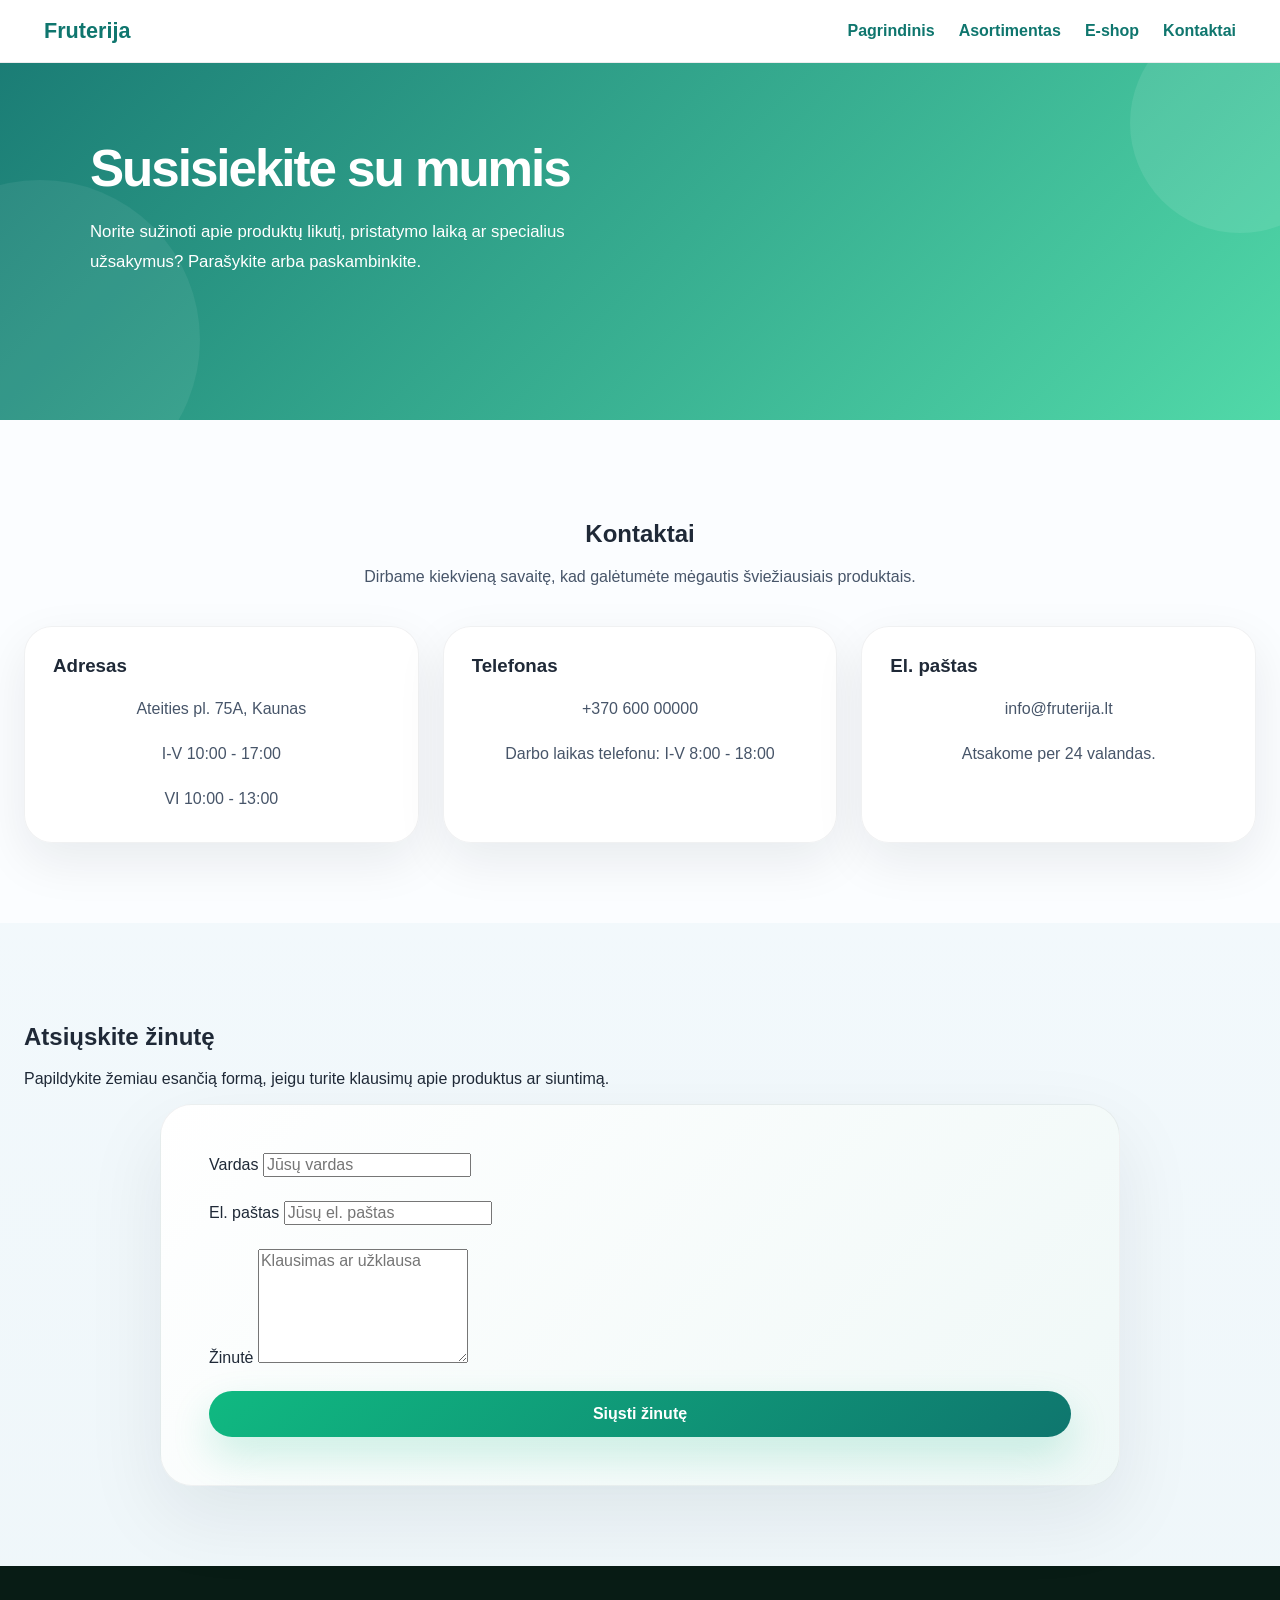
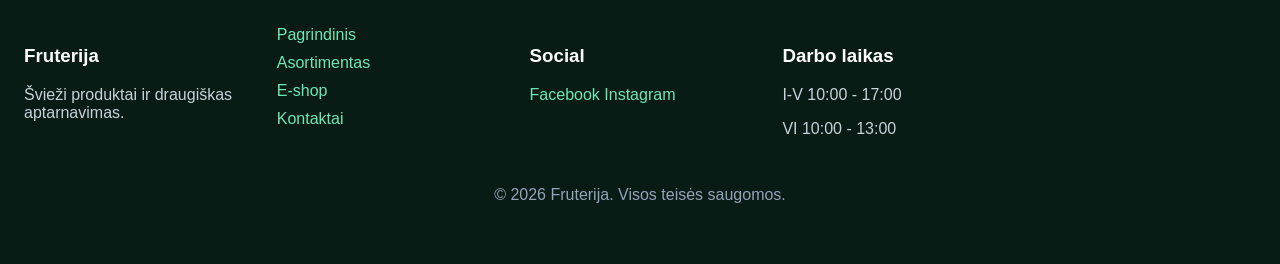
<file: contacts.html>
<!DOCTYPE html>
<html lang="lt">
<head>
    <meta charset="UTF-8">
    <meta name="viewport" content="width=device-width, initial-scale=1.0">
    <title>Fruterija - Kontaktai</title>
    <link rel="stylesheet" href="style.css">
</head>
<body>
    <header>
        <div class="header-inner">
            <a class="logo" href="index.html">Fruterija</a>
            <nav class="nav-links">
                <a href="index.html">Pagrindinis</a>
                <a href="assortiment.html">Asortimentas</a>
                <a href="eshop.html">E-shop</a>
                <a href="contacts.html">Kontaktai</a>
            </nav>
        </div>
    </header>

    <section class="hero">
        <div class="hero-inner">
            <div class="hero-copy">
                <h1>Susisiekite su mumis</h1>
                <p>Norite sužinoti apie produktų likutį, pristatymo laiką ar specialius užsakymus? Parašykite arba paskambinkite.</p>
            </div>
        </div>
    </section>

    <section class="section section-light title-center">
        <h2>Kontaktai</h2>
        <p>Dirbame kiekvieną savaitę, kad galėtumėte mėgautis šviežiausiais produktais.</p>
        <div class="grid-products">
            <div class="card">
                <h3>Adresas</h3>
                <p>Ateities pl. 75A, Kaunas</p>
                <p>I-V 10:00 - 17:00</p>
                <p>VI 10:00 - 13:00</p>
            </div>
            <div class="card">
                <h3>Telefonas</h3>
                <p>+370 600 00000</p>
                <p>Darbo laikas telefonu: I-V 8:00 - 18:00</p>
            </div>
            <div class="card">
                <h3>El. paštas</h3>
                <p>info@fruterija.lt</p>
                <p>Atsakome per 24 valandas.</p>
            </div>
        </div>
    </section>

    <section class="section">
        <div class="title-center">
            <h2>Atsiųskite žinutę</h2>
            <p>Papildykite žemiau esančią formą, jeigu turite klausimų apie produktus ar siuntimą.</p>
        </div>
        <div class="newsletter-card">
            <label>
                Vardas
                <input type="text" placeholder="Jūsų vardas">
            </label>
            <label>
                El. paštas
                <input type="email" placeholder="Jūsų el. paštas">
            </label>
            <label>
                Žinutė
                <textarea rows="6" placeholder="Klausimas ar užklausa"></textarea>
            </label>
            <button class="btn btn-primary">Siųsti žinutę</button>
        </div>
    </section>

    <footer class="footer">
        <div class="footer-inner">
            <div>
                <h3>Fruterija</h3>
                <p>Švieži produktai ir draugiškas aptarnavimas.</p>
            </div>
            <div class="footer-links">
                <a href="index.html">Pagrindinis</a>
                <a href="assortiment.html">Asortimentas</a>
                <a href="eshop.html">E-shop</a>
                <a href="contacts.html">Kontaktai</a>
            </div>
            <div>
                <h3>Social</h3>
                <a href="#">Facebook</a>
                <a href="#">Instagram</a>
            </div>
            <div>
                <h3>Darbo laikas</h3>
                <p>I-V 10:00 - 17:00</p>
                <p>VI 10:00 - 13:00</p>
            </div>
            <div class="copy">© 2026 Fruterija. Visos teisės saugomos.</div>
        </div>
    </footer>
</body>
</html>
</file>
<file: style.css>
* {
    box-sizing: border-box;
}
body {
    margin: 0;
    font-family: 'Inter', Arial, sans-serif;
    background: linear-gradient(180deg, #f6fbff 0%, #eef6f9 100%);
    color: #1f2937;
}
a {
    text-decoration: none;
    color: inherit;
}
img {
    max-width: 100%;
    display: block;
}
button,
input,
textarea {
    font: inherit;
}
header {
    position: sticky;
    top: 0;
    z-index: 20;
    background: rgba(255,255,255,0.95);
    backdrop-filter: blur(10px);
    border-bottom: 1px solid rgba(15,23,42,0.08);
}
.header-inner {
    max-width: 1240px;
    margin: 0 auto;
    display: flex;
    align-items: center;
    justify-content: space-between;
    padding: 18px 24px;
}
.logo {
    font-size: 1.35rem;
    font-weight: 800;
    color: #0f766e;
}
.nav-links {
    display: flex;
    gap: 24px;
    flex-wrap: wrap;
}
.nav-links a {
    color: #0f766e;
    font-weight: 600;
    transition: color 0.2s ease;
}
.nav-links a:hover {
    color: #134e4a;
}
.hero {
    position: relative;
    overflow: hidden;
    background: linear-gradient(135deg, rgba(15,118,110,0.95) 0%, rgba(52,211,153,0.85) 100%);
    color: white;
    padding: 80px 24px 120px;
}
.hero::before,
.hero::after {
    content: '';
    position: absolute;
    border-radius: 50%;
    opacity: 0.45;
}
.hero::before {
    width: 220px;
    height: 220px;
    right: -70px;
    top: -50px;
    background: rgba(255,255,255,0.20);
}
.hero::after {
    width: 320px;
    height: 320px;
    left: -120px;
    bottom: -80px;
    background: rgba(255,255,255,0.15);
}
.hero-inner {
    max-width: 1100px;
    margin: 0 auto;
    display: grid;
    gap: 32px;
    align-items: center;
}
.hero-copy {
    max-width: 560px;
}
.hero-copy h1 {
    font-size: clamp(2.75rem, 4vw, 4rem);
    line-height: 1.02;
    letter-spacing: -0.04em;
    margin: 0;
}
.hero-copy p {
    margin: 22px 0;
    font-size: 1.05rem;
    line-height: 1.8;
    max-width: 46rem;
}
.hero-actions {
    display: flex;
    gap: 18px;
    flex-wrap: wrap;
}
.btn {
    display: inline-flex;
    align-items: center;
    justify-content: center;
    border: none;
    border-radius: 999px;
    padding: 14px 28px;
    cursor: pointer;
    transition: transform 0.25s ease, box-shadow 0.25s ease;
    font-weight: 700;
}
.btn-primary {
    background: linear-gradient(135deg, #10b981 0%, #0f766e 100%);
    color: white;
    box-shadow: 0 18px 40px rgba(16,185,129,0.2);
}
.btn-primary:hover {
    transform: translateY(-2px);
}
.btn-secondary {
    background: rgba(255,255,255,0.16);
    color: white;
    border: 1px solid rgba(255,255,255,0.35);
}
.btn-secondary:hover {
    transform: translateY(-2px);
    background: rgba(255,255,255,0.24);
}
.feature-grid {
    display: grid;
    grid-template-columns: repeat(auto-fit, minmax(250px, 1fr));
    gap: 24px;
    margin-top: 40px;
}
.card {
    background: rgba(255,255,255,0.95);
    border-radius: 28px;
    padding: 28px;
    box-shadow: 0 18px 50px rgba(15,23,42,0.08);
    border: 1px solid rgba(15,23,42,0.06);
}
.card h3 {
    margin-top: 0;
}
.card p {
    line-height: 1.8;
    color: #475569;
}
.section {
    position: relative;
    padding: 80px 24px;
}
.section-light {
    background: #fbfdff;
}
.section.title-center h2 {
    text-align: center;
}
.section.title-center p {
    text-align: center;
    max-width: 760px;
    margin: 16px auto 0;
    color: #475569;
}
.grid-products {
    display: grid;
    gap: 24px;
    grid-template-columns: repeat(auto-fit, minmax(260px, 1fr));
    margin-top: 40px;
}
.profile-highlight {
    background: linear-gradient(135deg, #fdf7f0 0%, #fffaf5 100%);
}
.profile-card {
    max-width: 1120px;
    margin: 0 auto;
    display: grid;
    grid-template-columns: 320px 1fr;
    gap: 30px;
    align-items: center;
    padding: 40px 24px;
    border-radius: 32px;
    background: white;
    box-shadow: 0 24px 60px rgba(15,23,42,0.08);
    border: 1px solid rgba(15,23,42,0.08);
}
.profile-avatar {
    width: 100%;
    border-radius: 28px;
    object-fit: cover;
    min-height: 360px;
}
.profile-copy {
    display: grid;
    gap: 16px;
}
.profile-copy h2 {
    margin: 0;
    font-size: clamp(1.9rem, 2.5vw, 2.4rem);
    line-height: 1.1;
}
.profile-copy p {
    margin: 0;
    color: #475569;
    line-height: 1.8;
}
.profile-guidance {
    color: #0f766e;
    font-weight: 700;
}
.product-card {
    position: relative;
    overflow: hidden;
    border-radius: 28px;
    background: white;
    border: 1px solid rgba(15,23,42,0.08);
    box-shadow: 0 20px 50px rgba(15,23,42,0.08);
}
.product-card img {
    height: 220px;
    width: 100%;
    object-fit: cover;
}
.product-card-content {
    padding: 22px;
}
.product-card h3 {
    margin: 0;
    font-size: 1.25rem;
}
.product-card p {
    color: #475569;
    margin: 12px 0 18px;
}
.product-card .price {
    display: block;
    margin-bottom: 18px;
    color: #0f766e;
    font-size: 1.15rem;
}
.product-card .btn-outline {
    background: none;
    border: 1px solid #0f766e;
    color: #0f766e;
}
.product-card .btn-outline:hover {
    background: #ecfdf5;
}
.newsletter-card {
    max-width: 960px;
    margin: 0 auto;
    display: grid;
    gap: 24px;
    background: linear-gradient(135deg, #ffffff 0%, #eff8f7 100%);
    border-radius: 32px;
    padding: 48px;
    box-shadow: 0 30px 80px rgba(15,23,42,0.08);
    border: 1px solid rgba(15,23,42,0.06);
}
.newsletter-row {
    display: grid;
    grid-template-columns: 1fr auto;
    gap: 18px;
    align-items: center;
}
.newsletter input {
    width: 100%;
    border: 1px solid rgba(15,23,42,0.12);
    border-radius: 999px;
    padding: 16px 20px;
    outline: none;
}
.newsletter button {
    border-radius: 999px;
    background: #0f766e;
    color: white;
    border: none;
    padding: 16px 28px;
    cursor: pointer;
}
.newsletter button:hover {
    opacity: 0.95;
}
.footer {
    background: #081c15;
    color: #c7d2d9;
    padding: 60px 24px;
}
.footer-inner {
    max-width: 1240px;
    margin: 0 auto;
    display: grid;
    gap: 32px;
    grid-template-columns: repeat(auto-fit, minmax(220px, 1fr));
}
.footer h3 {
    color: white;
}
.footer a {
    color: #6ee7b7;
}
.footer .footer-links {
    display: flex;
    flex-direction: column;
    gap: 10px;
}
.footer .copy {
    text-align: center;
    grid-column: 1 / -1;
    color: #94a3b8;
}
@media (max-width: 820px) {
    .hero {
        padding: 60px 16px 100px;
    }
    .header-inner,
    .section,
    .newsletter-card,
    .footer-inner {
        padding-left: 16px;
        padding-right: 16px;
    }
    .newsletter-row {
        grid-template-columns: 1fr;
    }
}
</file>
